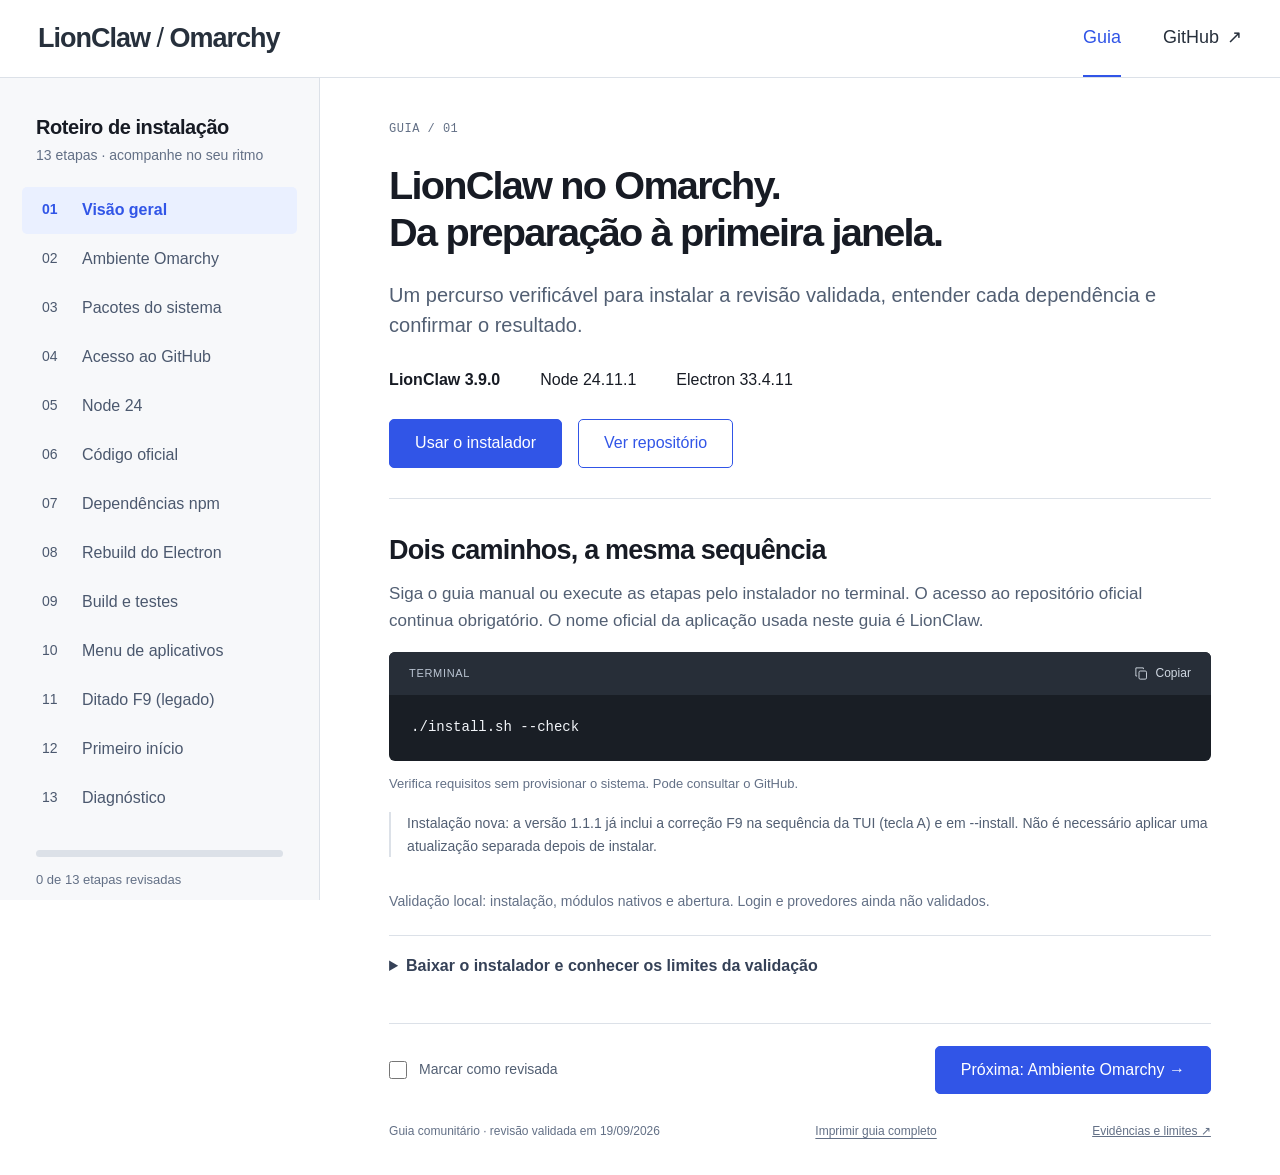
<file: docs/index.html>
<!doctype html>
<html lang="pt-BR">
<head>
  <meta charset="utf-8">
  <meta name="viewport" content="width=device-width, initial-scale=1">
  <meta name="description" content="Guia e instalador comunitário do LionClaw 3.9.0 no Omarchy: requisitos, acesso GitHub, Node, Electron, validação e menu.">
  <meta name="color-scheme" content="light">
  <title>LionClaw no Omarchy — guia de instalação</title>
  <link rel="icon" href="favicon.svg" type="image/svg+xml">
  <link rel="stylesheet" href="style.css">
  <script src="app.js" defer></script>
</head>
<body>
  <a class="skip" href="#content">Pular para as instruções</a>
  <header class="topbar">
    <a class="wordmark" href="#overview">LionClaw <span>/</span> Omarchy</a>
    <nav aria-label="Links principais"><a class="active" href="#overview">Guia</a><a href="https://github.com/aiob3/lionclaw-omarchy" target="_blank" rel="noopener">GitHub <span aria-hidden="true">↗</span></a></nav>
    <button class="mobile-toggle" id="menu-toggle" aria-expanded="false" aria-controls="sidebar">Etapas</button>
  </header>
  <div class="layout">
    <aside id="sidebar">
      <div class="side-heading"><h2>Roteiro de instalação</h2><p>13 etapas · acompanhe no seu ritmo</p></div>
      <nav id="steps-nav" aria-label="Etapas da instalação"></nav>
      <div class="progress"><progress id="progress" max="13" value="0" aria-label="Etapas revisadas manualmente"></progress><p id="progress-label">0 de 13 etapas revisadas</p><button class="text-button" id="reset-progress">Limpar marcações</button><small>Seu acompanhamento local. Não atesta a instalação.</small></div>
    </aside>
    <main id="content" tabindex="-1"><p>Carregando o roteiro…</p><noscript>Ative JavaScript para navegar pelas etapas ou leia o <a href="https://github.com/aiob3/lionclaw-omarchy/blob/main/README.md">guia no repositório</a>.</noscript></main>
  </div>
  <div class="toast" role="status" id="toast" aria-live="polite"></div>
  <div id="print-content"></div>
</body>
</html>
</file>
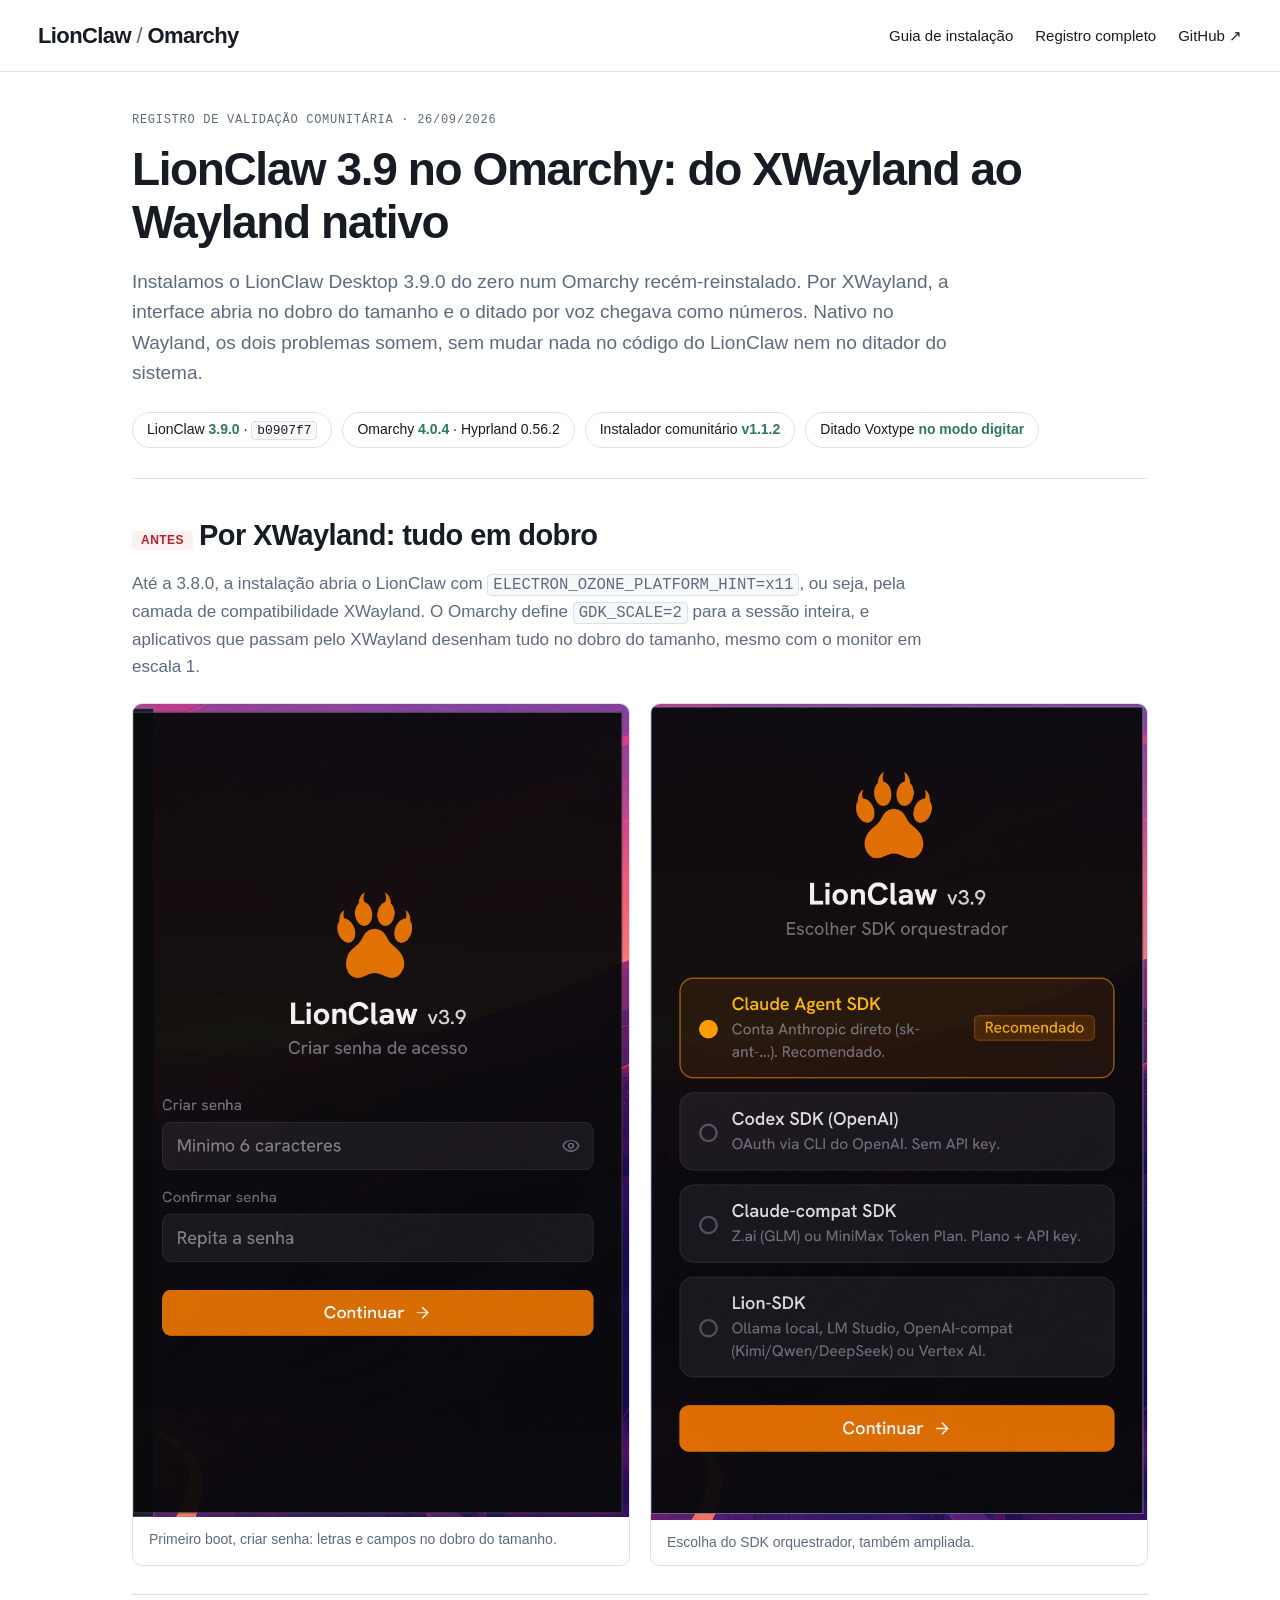
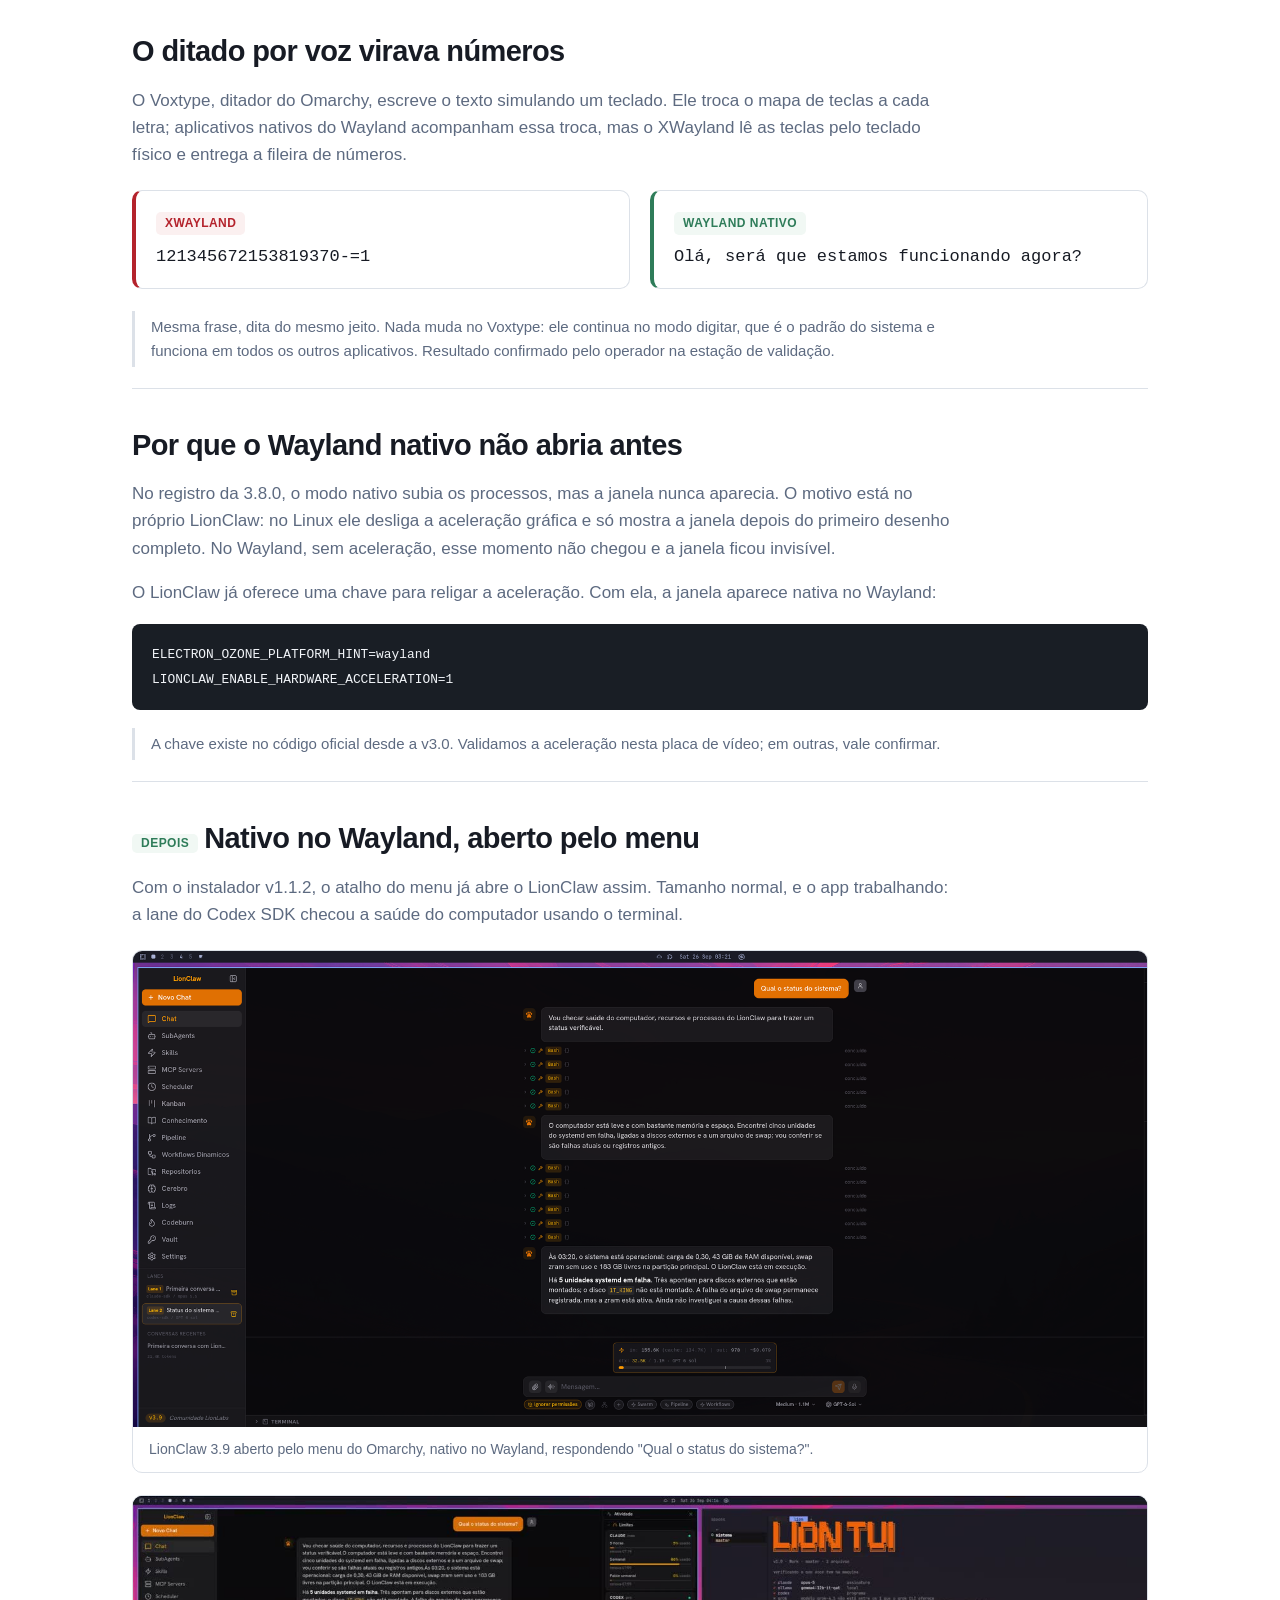
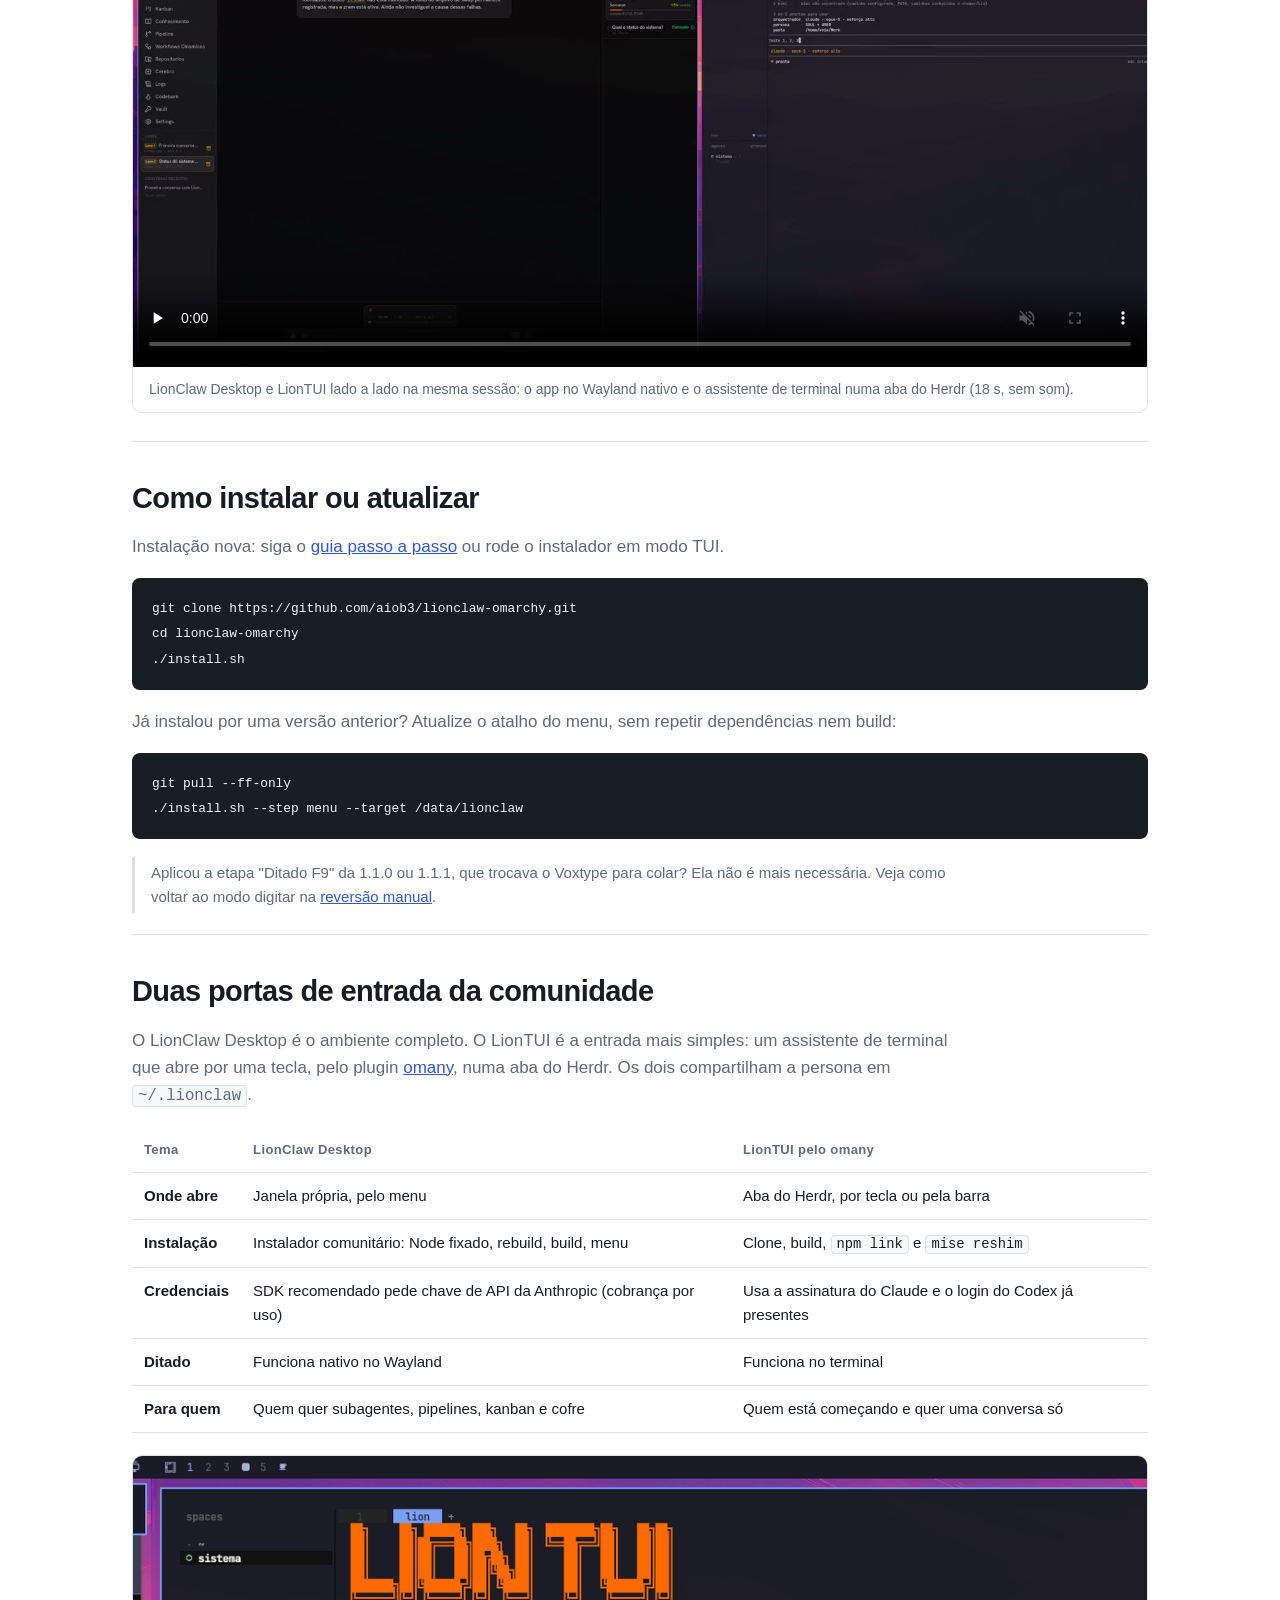
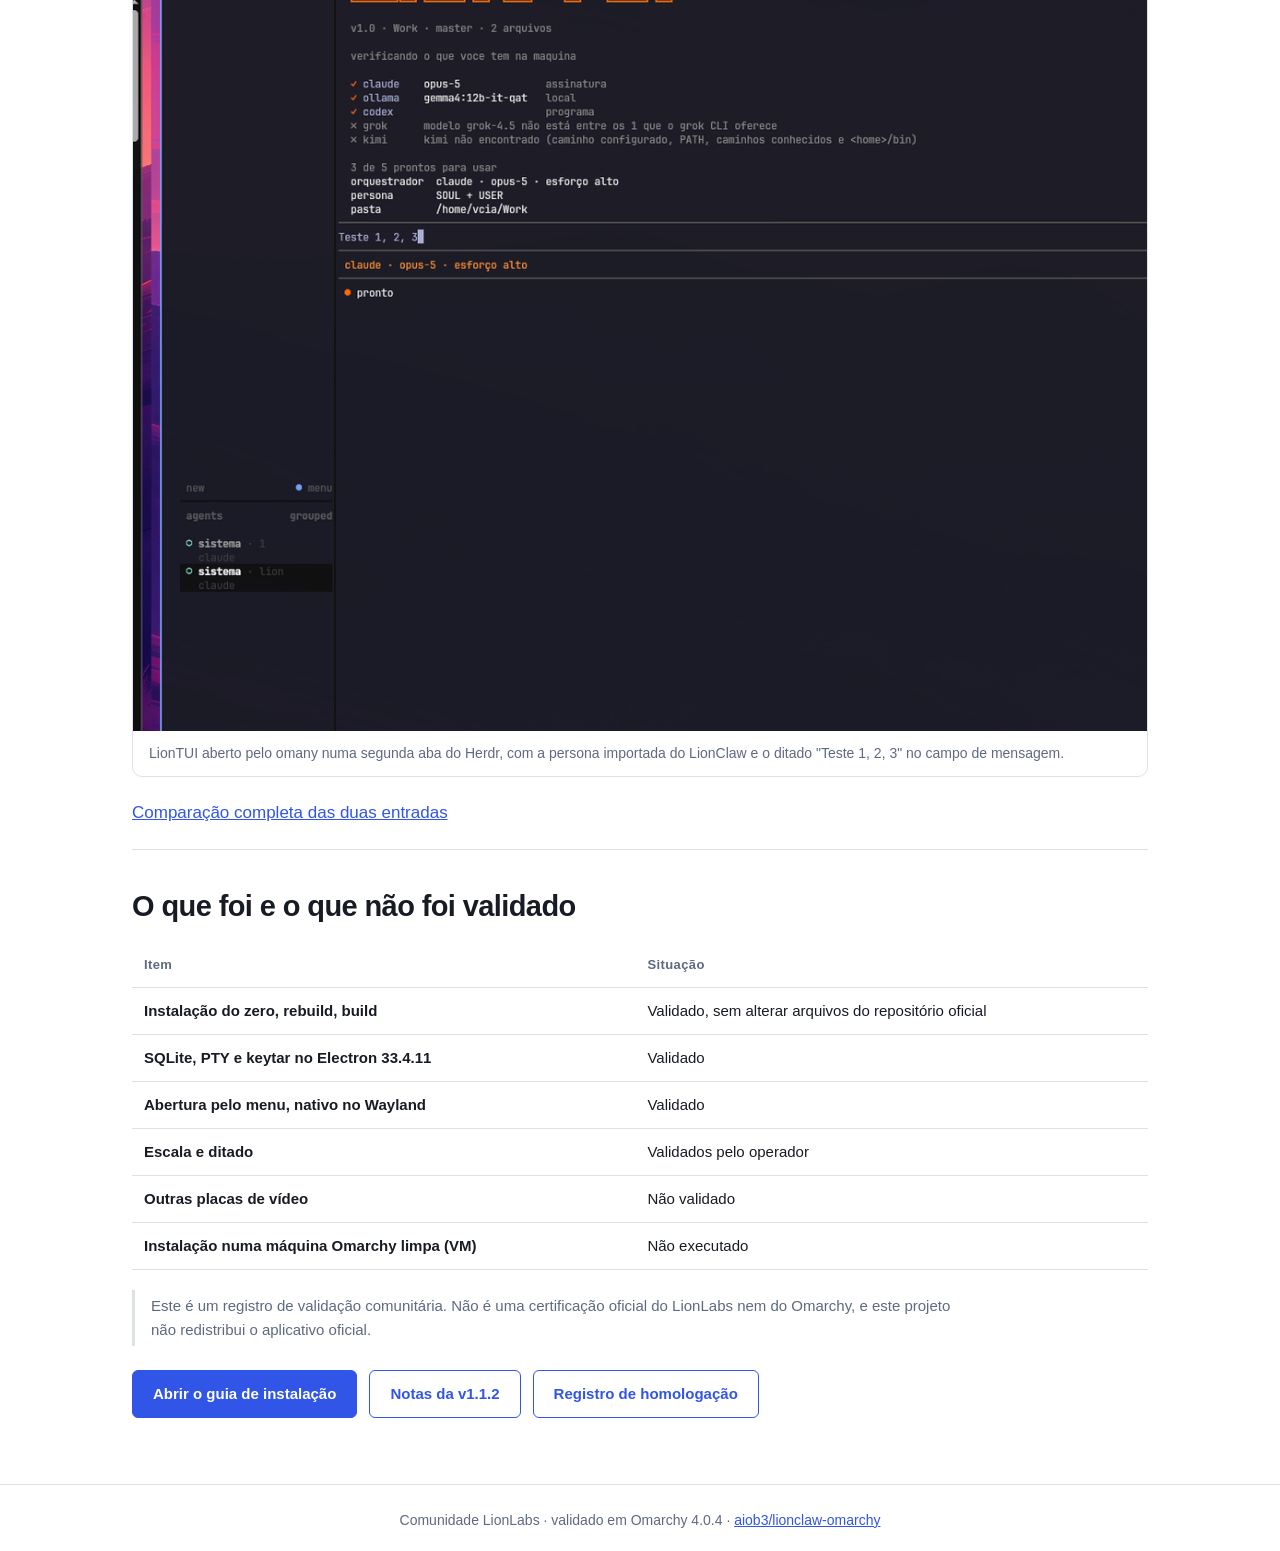
<file: docs/homologacao-3-9.html>
<!doctype html>
<html lang="pt-BR">
<head>
  <meta charset="utf-8">
  <meta name="viewport" content="width=device-width, initial-scale=1">
  <meta name="description" content="LionClaw 3.9.0 no Omarchy: o antes e o depois da homologação comunitária, com Wayland nativo, escala certa e ditado por voz funcionando.">
  <title>LionClaw 3.9 no Omarchy</title>
  <link rel="icon" href="favicon.svg" type="image/svg+xml">
  <style>
    :root{--ink:#171b24;--muted:#5d6a80;--blue:#3155e7;--line:#dce1e8;--rail:#f7f8fa;--soft:#eaf0ff;--ok:#2e7c59;--ok-bg:#f1f8f4;--bad:#b4232c;--bad-bg:#fbf0f0;--code:#191e25;--code-ink:#f1f4f8;--page:#fff;--card:#fff;--orange:#e5700f}
    @media (prefers-color-scheme:dark){:root:not([data-theme="light"]){--ink:#e7eaf0;--muted:#9aa5b8;--blue:#7d98ff;--line:#2a313c;--rail:#161a21;--soft:#1c2540;--ok:#5cc491;--ok-bg:#12241b;--bad:#ff7a82;--bad-bg:#2a1417;--code:#0e1116;--page:#0f1217;--card:#151920}}
    :root[data-theme="dark"]{--ink:#e7eaf0;--muted:#9aa5b8;--blue:#7d98ff;--line:#2a313c;--rail:#161a21;--soft:#1c2540;--ok:#5cc491;--ok-bg:#12241b;--bad:#ff7a82;--bad-bg:#2a1417;--code:#0e1116;--page:#0f1217;--card:#151920}
    *{box-sizing:border-box}
    body{margin:0;background:var(--page);color:var(--ink);font:17px/1.6 Inter,"Segoe UI",Arial,sans-serif}
    a{color:var(--blue)}
    .topbar{border-bottom:1px solid var(--line);display:flex;justify-content:space-between;align-items:center;gap:16px;padding:18px clamp(16px,4vw,38px);flex-wrap:wrap}
    .wordmark{font-size:22px;font-weight:700;letter-spacing:-.6px;text-decoration:none;color:var(--ink)}
    .wordmark span{font-weight:400;color:var(--muted)}
    .topbar nav{display:flex;gap:22px;flex-wrap:wrap}
    .topbar nav a{text-decoration:none;color:var(--ink);font-size:15px}
    main{max-width:1080px;margin:0 auto;padding:40px clamp(16px,4vw,32px) 60px}
    .eyebrow{font:12px/1.4 ui-monospace,SFMono-Regular,Consolas,monospace;letter-spacing:.06em;color:var(--muted);text-transform:uppercase;margin:0 0 14px}
    h1{font-size:clamp(30px,4.4vw,46px);line-height:1.15;letter-spacing:-1.4px;margin:0 0 18px}
    h2{font-size:clamp(23px,2.6vw,29px);letter-spacing:-.6px;line-height:1.25;margin:0 0 10px}
    h3{font-size:18px;margin:0 0 6px}
    .lead{font-size:19px;color:var(--muted);max-width:820px;margin:0 0 24px}
    .chips{display:flex;flex-wrap:wrap;gap:10px;margin:0 0 30px;padding:0;list-style:none}
    .chips li{border:1px solid var(--line);border-radius:999px;padding:5px 14px;font-size:14px}
    .chips li b{color:var(--ok)}
    section{border-top:1px solid var(--line);padding:38px 0 6px}
    section>p{color:var(--muted);max-width:820px}
    .grid2{display:grid;grid-template-columns:repeat(2,minmax(0,1fr));gap:20px;margin:22px 0}
    figure{margin:0;background:var(--card);border:1px solid var(--line);border-radius:10px;overflow:hidden}
    figure img,figure video{display:block;width:100%;height:auto;background:#000}
    figcaption{font-size:14px;color:var(--muted);padding:12px 16px;line-height:1.5}
    figure.wide{margin:22px 0}
    .tag{display:inline-block;font-size:12px;font-weight:650;letter-spacing:.04em;padding:2px 9px;border-radius:5px;margin-right:6px;vertical-align:1px}
    .tag.bad{background:var(--bad-bg);color:var(--bad)}
    .tag.ok{background:var(--ok-bg);color:var(--ok)}
    .dictation{display:grid;grid-template-columns:repeat(2,minmax(0,1fr));gap:20px;margin:22px 0}
    .said{border:1px solid var(--line);border-radius:10px;padding:18px 20px;background:var(--card)}
    .said p{margin:8px 0 0;font:17px/1.5 ui-monospace,SFMono-Regular,Consolas,monospace;word-break:break-all}
    .said.bad{border-left:4px solid var(--bad)}
    .said.ok{border-left:4px solid var(--ok)}
    pre{background:var(--code);color:var(--code-ink);border-radius:8px;padding:18px 20px;overflow:auto;font:14px/1.8 ui-monospace,SFMono-Regular,Consolas,monospace;margin:18px 0}
    code{font-family:ui-monospace,SFMono-Regular,Consolas,monospace;font-size:.92em}
    p code,li code,td code{background:var(--rail);border:1px solid var(--line);border-radius:4px;padding:1px 5px}
    ol.steps{padding-left:22px;color:var(--muted);max-width:820px}
    ol.steps li{margin:6px 0}
    .table-wrap{overflow-x:auto;margin:20px 0}
    table{border-collapse:collapse;width:100%;font-size:15px}
    table.three{min-width:560px}
    th,td{border-bottom:1px solid var(--line);padding:11px 12px;text-align:left;vertical-align:top}
    th{font-size:13px;letter-spacing:.03em;color:var(--muted);font-weight:650}
    td:first-child{font-weight:600}
    .note{border-left:3px solid var(--line);padding:4px 0 4px 16px;color:var(--muted);font-size:15px;max-width:820px}
    .actions{display:flex;flex-wrap:wrap;gap:12px;margin:24px 0 0}
    .button{display:inline-flex;align-items:center;border-radius:6px;padding:11px 20px;font-size:15px;font-weight:550;text-decoration:none;border:1px solid var(--blue);background:var(--blue);color:#fff}
    .button.secondary{background:transparent;color:var(--blue)}
    footer{border-top:1px solid var(--line);padding:24px clamp(16px,4vw,32px);color:var(--muted);font-size:14px;text-align:center}
    @media (max-width:720px){.grid2,.dictation{grid-template-columns:1fr}.lead{font-size:17px}}
  </style>
</head>
<body>
  <header class="topbar">
    <a class="wordmark" href="./">LionClaw <span>/</span> Omarchy</a>
    <nav aria-label="Links principais">
      <a href="./">Guia de instalação</a>
      <a href="https://github.com/aiob3/lionclaw-omarchy/blob/main/HOMOLOGACAO.md">Registro completo</a>
      <a href="https://github.com/aiob3/lionclaw-omarchy">GitHub ↗</a>
    </nav>
  </header>

  <main>
    <p class="eyebrow">Registro de validação comunitária · 26/09/2026</p>
    <h1>LionClaw 3.9 no Omarchy: do XWayland ao Wayland nativo</h1>
    <p class="lead">Instalamos o LionClaw Desktop 3.9.0 do zero num Omarchy recém-reinstalado. Por XWayland, a interface abria no dobro do tamanho e o ditado por voz chegava como números. Nativo no Wayland, os dois problemas somem, sem mudar nada no código do LionClaw nem no ditador do sistema.</p>
    <ul class="chips" aria-label="Resumo">
      <li>LionClaw <b>3.9.0</b> · <code>b0907f7</code></li>
      <li>Omarchy <b>4.0.4</b> · Hyprland 0.56.2</li>
      <li>Instalador comunitário <b>v1.1.2</b></li>
      <li>Ditado Voxtype <b>no modo digitar</b></li>
    </ul>

    <section aria-labelledby="antes">
      <h2 id="antes"><span class="tag bad">ANTES</span>Por XWayland: tudo em dobro</h2>
      <p>Até a 3.8.0, a instalação abria o LionClaw com <code>ELECTRON_OZONE_PLATFORM_HINT=x11</code>, ou seja, pela camada de compatibilidade XWayland. O Omarchy define <code>GDK_SCALE=2</code> para a sessão inteira, e aplicativos que passam pelo XWayland desenham tudo no dobro do tamanho, mesmo com o monitor em escala 1.</p>
      <div class="grid2">
        <figure>
          <img src="img/3.9.0/antes-xwayland-senha.png" alt="Tela de criar senha do LionClaw 3.9 com textos e campos muito grandes" width="853" height="1399" loading="lazy">
          <figcaption>Primeiro boot, criar senha: letras e campos no dobro do tamanho.</figcaption>
        </figure>
        <figure>
          <img src="img/3.9.0/antes-xwayland-sdk.png" alt="Tela de escolha do SDK orquestrador do LionClaw 3.9 com textos muito grandes" width="855" height="1408" loading="lazy">
          <figcaption>Escolha do SDK orquestrador, também ampliada.</figcaption>
        </figure>
      </div>
    </section>

    <section aria-labelledby="ditado">
      <h2 id="ditado">O ditado por voz virava números</h2>
      <p>O Voxtype, ditador do Omarchy, escreve o texto simulando um teclado. Ele troca o mapa de teclas a cada letra; aplicativos nativos do Wayland acompanham essa troca, mas o XWayland lê as teclas pelo teclado físico e entrega a fileira de números.</p>
      <div class="dictation">
        <div class="said bad"><span class="tag bad">XWAYLAND</span><p>121345672153819370-=1</p></div>
        <div class="said ok"><span class="tag ok">WAYLAND NATIVO</span><p>Olá, será que estamos funcionando agora?</p></div>
      </div>
      <p class="note">Mesma frase, dita do mesmo jeito. Nada muda no Voxtype: ele continua no modo digitar, que é o padrão do sistema e funciona em todos os outros aplicativos. Resultado confirmado pelo operador na estação de validação.</p>
    </section>

    <section aria-labelledby="causa">
      <h2 id="causa">Por que o Wayland nativo não abria antes</h2>
      <p>No registro da 3.8.0, o modo nativo subia os processos, mas a janela nunca aparecia. O motivo está no próprio LionClaw: no Linux ele desliga a aceleração gráfica e só mostra a janela depois do primeiro desenho completo. No Wayland, sem aceleração, esse momento não chegou e a janela ficou invisível.</p>
      <p>O LionClaw já oferece uma chave para religar a aceleração. Com ela, a janela aparece nativa no Wayland:</p>
<pre><code>ELECTRON_OZONE_PLATFORM_HINT=wayland
LIONCLAW_ENABLE_HARDWARE_ACCELERATION=1</code></pre>
      <p class="note">A chave existe no código oficial desde a v3.0. Validamos a aceleração nesta placa de vídeo; em outras, vale confirmar.</p>
    </section>

    <section aria-labelledby="depois">
      <h2 id="depois"><span class="tag ok">DEPOIS</span>Nativo no Wayland, aberto pelo menu</h2>
      <p>Com o instalador v1.1.2, o atalho do menu já abre o LionClaw assim. Tamanho normal, e o app trabalhando: a lane do Codex SDK checou a saúde do computador usando o terminal.</p>
      <figure class="wide">
        <img src="img/3.9.0/depois-wayland-chat.png" alt="LionClaw 3.9 em tamanho normal respondendo à pergunta Qual o status do sistema" width="1800" height="846" loading="lazy">
        <figcaption>LionClaw 3.9 aberto pelo menu do Omarchy, nativo no Wayland, respondendo "Qual o status do sistema?".</figcaption>
      </figure>
      <figure class="wide">
        <video src="img/3.9.0/lado-a-lado.mp4" poster="img/3.9.0/lado-a-lado-poster.jpg" controls muted playsinline preload="none" width="1600"></video>
        <figcaption>LionClaw Desktop e LionTUI lado a lado na mesma sessão: o app no Wayland nativo e o assistente de terminal numa aba do Herdr (18 s, sem som).</figcaption>
      </figure>
    </section>

    <section aria-labelledby="instalar">
      <h2 id="instalar">Como instalar ou atualizar</h2>
      <p>Instalação nova: siga o <a href="./">guia passo a passo</a> ou rode o instalador em modo TUI.</p>
<pre><code>git clone https://github.com/aiob3/lionclaw-omarchy.git
cd lionclaw-omarchy
./install.sh</code></pre>
      <p>Já instalou por uma versão anterior? Atualize o atalho do menu, sem repetir dependências nem build:</p>
<pre><code>git pull --ff-only
./install.sh --step menu --target /data/lionclaw</code></pre>
      <p class="note">Aplicou a etapa "Ditado F9" da 1.1.0 ou 1.1.1, que trocava o Voxtype para colar? Ela não é mais necessária. Veja como voltar ao modo digitar na <a href="https://github.com/aiob3/lionclaw-omarchy/blob/main/docs/DITADO-F9.md#reversão-manual">reversão manual</a>.</p>
    </section>

    <section aria-labelledby="portas">
      <h2 id="portas">Duas portas de entrada da comunidade</h2>
      <p>O LionClaw Desktop é o ambiente completo. O LionTUI é a entrada mais simples: um assistente de terminal que abre por uma tecla, pelo plugin <a href="https://github.com/aiob3/omany">omany</a>, numa aba do Herdr. Os dois compartilham a persona em <code>~/.lionclaw</code>.</p>
      <div class="table-wrap">
        <table class="three">
          <thead><tr><th>Tema</th><th>LionClaw Desktop</th><th>LionTUI pelo omany</th></tr></thead>
          <tbody>
            <tr><td>Onde abre</td><td>Janela própria, pelo menu</td><td>Aba do Herdr, por tecla ou pela barra</td></tr>
            <tr><td>Instalação</td><td>Instalador comunitário: Node fixado, rebuild, build, menu</td><td>Clone, build, <code>npm link</code> e <code>mise reshim</code></td></tr>
            <tr><td>Credenciais</td><td>SDK recomendado pede chave de API da Anthropic (cobrança por uso)</td><td>Usa a assinatura do Claude e o login do Codex já presentes</td></tr>
            <tr><td>Ditado</td><td>Funciona nativo no Wayland</td><td>Funciona no terminal</td></tr>
            <tr><td>Para quem</td><td>Quem quer subagentes, pipelines, kanban e cofre</td><td>Quem está começando e quer uma conversa só</td></tr>
          </tbody>
        </table>
      </div>
      <figure class="wide">
        <img src="img/3.9.0/liontui-herdr-ditado.png" alt="LionTUI numa aba do Herdr mostrando 3 de 5 provedores prontos e a frase ditada Teste 1, 2, 3" width="1100" height="949" loading="lazy">
        <figcaption>LionTUI aberto pelo omany numa segunda aba do Herdr, com a persona importada do LionClaw e o ditado "Teste 1, 2, 3" no campo de mensagem.</figcaption>
      </figure>
      <p><a href="https://github.com/aiob3/omonorepo/blob/main/docs/integrations/lion-onboarding.md">Comparação completa das duas entradas</a></p>
    </section>

    <section aria-labelledby="limites">
      <h2 id="limites">O que foi e o que não foi validado</h2>
      <div class="table-wrap">
        <table>
          <thead><tr><th>Item</th><th>Situação</th></tr></thead>
          <tbody>
            <tr><td>Instalação do zero, rebuild, build</td><td>Validado, sem alterar arquivos do repositório oficial</td></tr>
            <tr><td>SQLite, PTY e keytar no Electron 33.4.11</td><td>Validado</td></tr>
            <tr><td>Abertura pelo menu, nativo no Wayland</td><td>Validado</td></tr>
            <tr><td>Escala e ditado</td><td>Validados pelo operador</td></tr>
            <tr><td>Outras placas de vídeo</td><td>Não validado</td></tr>
            <tr><td>Instalação numa máquina Omarchy limpa (VM)</td><td>Não executado</td></tr>
          </tbody>
        </table>
      </div>
      <p class="note">Este é um registro de validação comunitária. Não é uma certificação oficial do LionLabs nem do Omarchy, e este projeto não redistribui o aplicativo oficial.</p>
      <div class="actions">
        <a class="button" href="./">Abrir o guia de instalação</a>
        <a class="button secondary" href="https://github.com/aiob3/lionclaw-omarchy/releases/tag/v1.1.2">Notas da v1.1.2</a>
        <a class="button secondary" href="https://github.com/aiob3/lionclaw-omarchy/blob/main/HOMOLOGACAO.md">Registro de homologação</a>
      </div>
    </section>
  </main>

  <footer>Comunidade LionLabs · validado em Omarchy 4.0.4 · <a href="https://github.com/aiob3/lionclaw-omarchy">aiob3/lionclaw-omarchy</a></footer>
</body>
</html>
</file>
<file: docs/style.css>
:root{--ink:#171b24;--muted:#637086;--blue:#3155e7;--rail:#f7f8fa;--line:#dce1e8;--soft:#eaf0ff;--code:#191e25;font-family:Inter,"Segoe UI",Arial,sans-serif;color:var(--ink);background:#fff;font-synthesis:none;line-height:1.55}
*{box-sizing:border-box}body{margin:0}a{color:var(--blue)}button,input{font:inherit}button,a{-webkit-tap-highlight-color:transparent}button{cursor:pointer}a:focus-visible,button:focus-visible,input:focus-visible,summary:focus-visible{outline:3px solid var(--blue);outline-offset:4px}button:disabled{cursor:default;opacity:.45}.skip{position:fixed;top:-60px;left:16px;padding:12px;background:#fff;z-index:50}.skip:focus{top:12px}.topbar{height:78px;border-bottom:1px solid var(--line);display:flex;align-items:center;justify-content:space-between;padding:0 38px;background:white;position:sticky;top:0;z-index:10}.wordmark{font-size:27px;font-weight:700;letter-spacing:-1px;text-decoration:none;color:#27303c}.wordmark span{font-weight:400}.topbar nav{display:flex;gap:42px;height:100%;align-items:center}.topbar nav a{font-size:18px;text-decoration:none;color:#27303c;height:100%;display:flex;gap:8px;align-items:center;border-bottom:2px solid transparent}.topbar nav a.active{color:var(--blue);border-bottom-color:var(--blue)}.mobile-toggle{display:none}.layout{display:grid;grid-template-columns:320px minmax(0,1fr);min-height:calc(100vh - 78px)}aside{background:var(--rail);border-right:1px solid var(--line);position:sticky;top:78px;height:calc(100vh - 78px);overflow:auto;padding:36px 22px 22px;display:flex;flex-direction:column}.side-heading{padding:0 14px 20px}.side-heading h2{font-size:20px;margin:0 0 5px;letter-spacing:-.45px}.side-heading p{color:var(--muted);font-size:14px;margin:0;white-space:nowrap}#steps-nav{display:grid;gap:2px}#steps-nav a{display:flex;gap:20px;align-items:center;min-height:47px;padding:10px 20px;text-decoration:none;color:#4b586e;font-size:16px;border-radius:5px}#steps-nav a span:first-child{font-variant-numeric:tabular-nums;font-size:14px;min-width:20px}#steps-nav a[aria-current=step]{background:var(--soft);color:var(--blue);font-weight:600}#steps-nav a:hover{background:#edf0f5}#steps-nav a.reviewed span:first-child{color:#15803d}.progress{margin-top:auto;padding:28px 14px 0}.progress progress{width:100%;height:7px;border:0;border-radius:10px;display:block;overflow:hidden;background:var(--line)}progress::-webkit-progress-bar{background:var(--line)}progress::-webkit-progress-value{background:var(--blue)}progress::-moz-progress-bar{background:var(--blue)}.progress p{font-size:13px;color:var(--muted);margin:13px 0 3px}.progress small{display:block;font-size:11px;color:var(--muted);margin-top:8px;line-height:1.4}.text-button{border:0;background:none;padding:0;color:var(--muted);font-size:12px;text-decoration:underline;text-underline-offset:3px}main{padding:43px clamp(32px,5.4vw,86px) 34px;max-width:1330px;min-width:0}.breadcrumb{font:12px/1.4 ui-monospace,SFMono-Regular,Consolas,monospace;color:var(--muted);margin-bottom:24px;letter-spacing:.04em}h1{font-size:clamp(32px,3.1vw,48px);line-height:1.2;letter-spacing:-1.8px;margin:0 0 23px;font-weight:750}h1 span{display:block}.intro{font-size:20px;line-height:1.5;color:#525f73;max-width:960px;margin:0 0 28px}.versions{display:flex;gap:40px;flex-wrap:wrap;font-size:16px;margin:28px 0 26px}.versions span:first-child{font-weight:650}.actions{display:flex;gap:16px;flex-wrap:wrap;margin-bottom:30px}.button{border-radius:5px;display:inline-flex;align-items:center;justify-content:center;border:1px solid var(--blue);background:var(--blue);color:white;text-decoration:none;padding:13px 25px;font-size:16px;font-weight:500;line-height:1.3}.button.secondary{color:var(--blue);background:white}.button:hover{filter:brightness(.94)}.intro-separator{border:0;border-top:1px solid var(--line);margin:30px 0 34px}.section{margin:0 0 34px}h2{font-size:27px;line-height:1.3;letter-spacing:-.8px;margin:0 0 12px}h3{font-size:19px}.section p{color:#525f73;font-size:17px;line-height:1.6;margin:0 0 17px}.code-panel{background:var(--code);border-radius:6px;overflow:hidden;margin:18px 0 13px;color:#f1f4f8}.code-heading{background:#272e38;display:flex;align-items:center;justify-content:space-between;padding:10px 20px;color:#bac4d2;font-size:11px;letter-spacing:.06em}.copy{color:#d0d8e2;border:0;background:transparent;display:flex;align-items:center;gap:7px;font-size:12px;padding:2px 0;letter-spacing:0}.copy svg{width:15px;height:15px}pre{white-space:pre;overflow:auto;margin:0;padding:20px 22px;font:14px/1.85 ui-monospace,SFMono-Regular,Consolas,monospace;tab-size:2}code{font-family:inherit}.caption{font-size:13px!important;color:var(--muted)!important}.expected{padding:14px 18px;border-left:3px solid #2e7c59;background:#f3f8f5;color:#3e5b4c;font-size:14px;line-height:1.6;margin-top:14px}.expected strong{display:block;font-weight:650}.note{border-left:2px solid var(--line);padding-left:16px;font-size:14px!important;margin-top:18px!important}.scope{font-size:14px;color:var(--muted);margin:22px 0}.details{border-top:1px solid var(--line);padding:18px 0;margin-top:10px}.details summary{font-size:16px;cursor:pointer;font-weight:600;color:#354157}.details[open] summary{margin-bottom:22px}.details .section:last-child{margin-bottom:0}.footer-nav{border-top:1px solid var(--line);padding-top:22px;margin-top:26px;display:flex;justify-content:space-between;align-items:center;gap:20px;flex-wrap:wrap}.review{font-size:14px;display:flex;align-items:center;gap:12px;color:#525f73;cursor:pointer}.review input{accent-color:var(--blue);width:18px;height:18px;margin:0}.next-links{display:flex;gap:14px;align-items:center}.previous{font-size:13px;color:var(--muted)}.page-tools{display:flex;justify-content:space-between;gap:16px;font-size:12px;color:var(--muted);margin-top:28px}.page-tools a{color:var(--muted)}.toast{position:fixed;bottom:20px;left:50%;transform:translateX(-50%);background:var(--ink);color:white;padding:10px 18px;border-radius:5px;z-index:20;opacity:0;pointer-events:none;transition:opacity .15s}.toast.visible{opacity:1}#print-content{display:none}
@media(min-width:1600px){main{padding-left:90px;padding-right:90px}.layout{grid-template-columns:350px minmax(0,1fr)}}
@media(max-width:1050px){.layout{grid-template-columns:270px minmax(0,1fr)}aside{padding:26px 12px 16px}.side-heading{padding-left:12px}.side-heading p{font-size:12px}#steps-nav a{padding:9px 12px;gap:14px;font-size:14px;min-height:43px}main{padding:32px 30px}h1{font-size:36px}.intro{font-size:18px}.versions{gap:18px;font-size:14px}}
@media(max-width:720px){.topbar{height:66px;padding:0 20px}.wordmark{font-size:21px}.topbar nav{display:none}.mobile-toggle{display:block;border:1px solid var(--line);background:white;color:var(--ink);border-radius:4px;padding:6px 12px;font-size:14px}.layout{display:block;min-height:calc(100vh - 66px)}aside{display:none;position:fixed;z-index:9;top:66px;width:100%;height:calc(100dvh - 66px);padding:22px}body.nav-open aside{display:flex}#steps-nav{grid-template-columns:1fr 1fr;gap:5px}.side-heading p{font-size:13px}#steps-nav a{font-size:14px;min-height:54px;align-items:flex-start}main{padding:28px 22px 32px}h1{font-size:34px;letter-spacing:-1.3px}.intro{font-size:17px}.versions{gap:8px 20px;font-size:13px}.button{font-size:14px;padding:12px 18px}.actions{gap:10px}.breadcrumb{margin-bottom:20px}h2{font-size:24px}.section p{font-size:16px}pre{font-size:12px;padding:16px}.code-heading{padding:10px 16px}.footer-nav{align-items:flex-start}.next-links{width:100%;justify-content:space-between}.page-tools{font-size:11px;flex-wrap:wrap}.progress{margin-top:20px}}
@media(prefers-reduced-motion:reduce){*{transition:none!important;scroll-behavior:auto!important}}
@media print{body{font:11pt/1.5 sans-serif;color:#000}.topbar,.layout,.toast{display:none}#print-content{display:block}.print-step{break-before:page}.print-step:first-child{break-before:auto}h1{font-size:24pt}h2{font-size:16pt}.code-panel{background:#f0f0f0;color:#000;border:1px solid #ccc;break-inside:avoid}.code-heading{background:transparent;color:#333}.copy{display:none}pre{white-space:pre-wrap;overflow-wrap:anywhere;font-size:9pt}.section{break-inside:avoid}.expected{background:none;border-left-color:#888}a{color:#000}}
</file>
